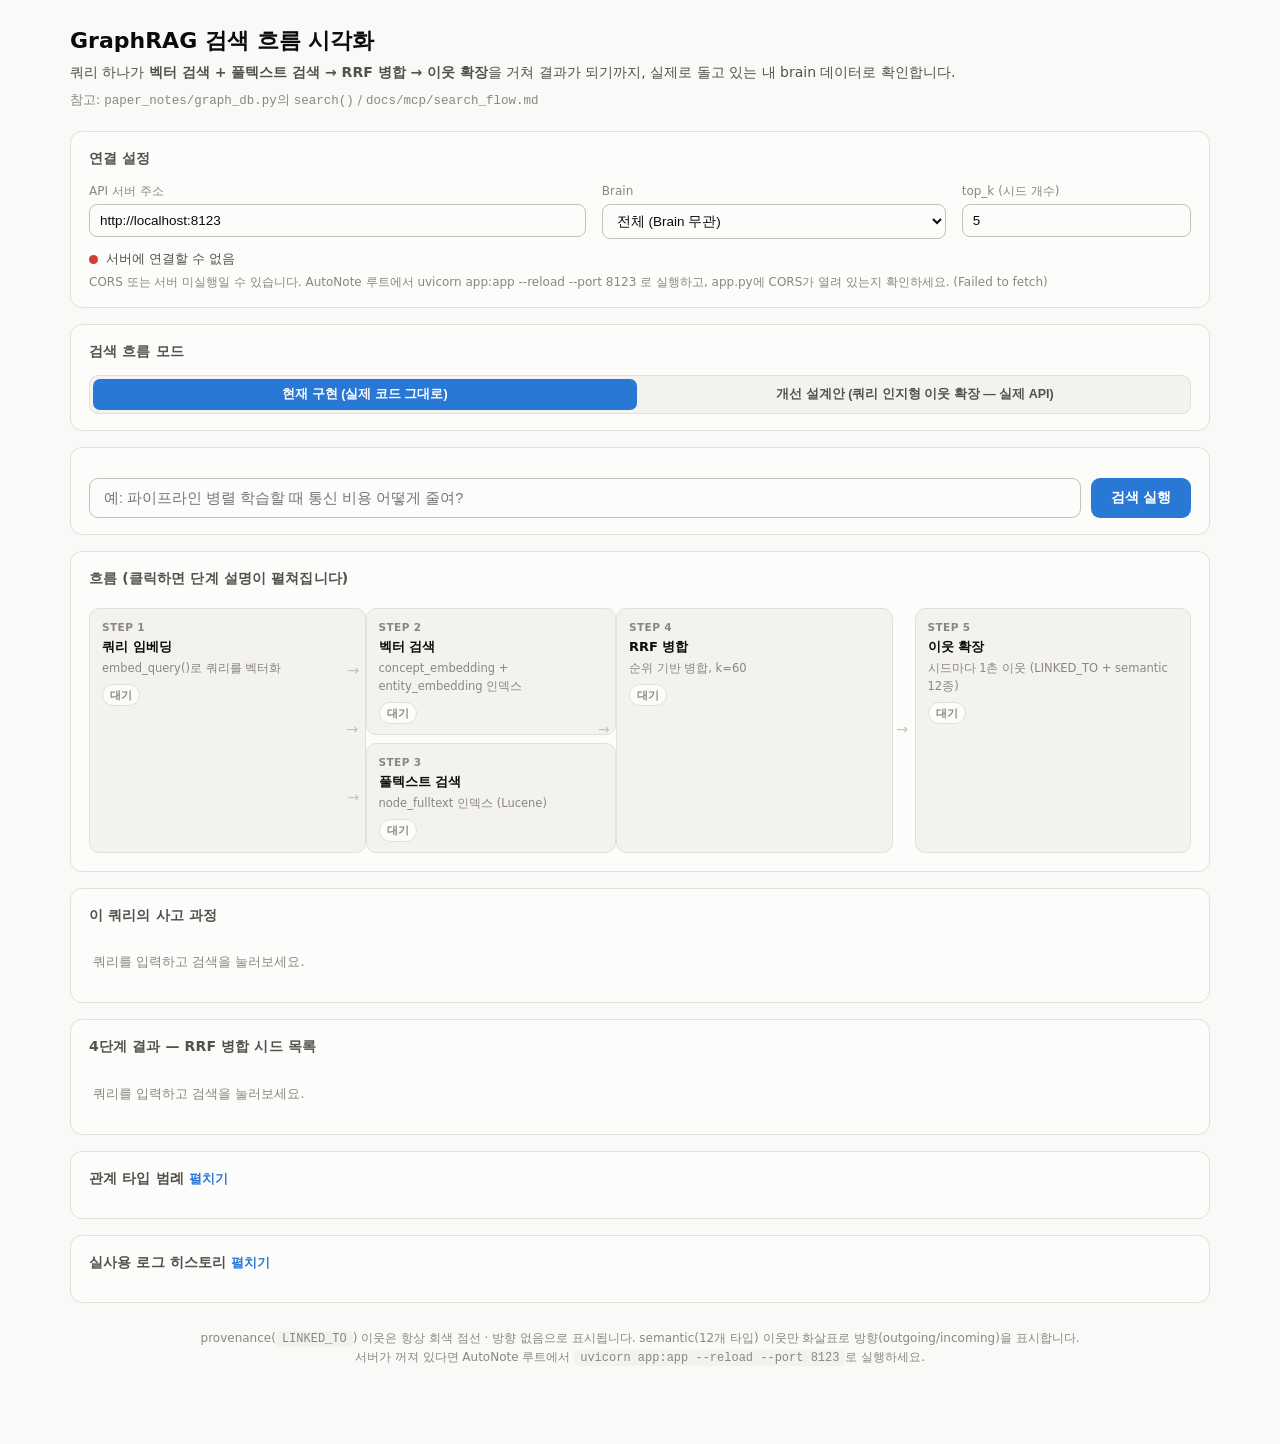
<file: test/search_flow_visualizer.html>
<!DOCTYPE html>
<html lang="ko">
<head>
<meta charset="UTF-8">
<meta name="viewport" content="width=device-width, initial-scale=1.0">
<title>GraphRAG 검색 흐름 시각화</title>
<style>
  :root{
    color-scheme: light;
    --surface:      #fcfcfb;
    --surface-2:    #f3f2ee;
    --page:         #f9f9f7;
    --text:         #0b0b0b;
    --text-2:       #52514e;
    --text-muted:   #898781;
    --border:       #e1e0d9;
    --border-strong:#c3c2b7;
    --accent:       #2a78d6;
    --accent-bg:    #eaf2fc;
    --good:         #0ca30c;
    --bad:          #d03b3b;
    --warn:         #eda100;

    --node-concept-bg: #eaf2fc; --node-concept-bd: #2a78d6;
    --node-entity-bg:  #e3f6ef; --node-entity-bd:  #1baf7a;
    --node-paper-bg:   #f0efec; --node-paper-bd:   #898781;

    --grp-hierarchy: #4a3aa7; /* violet: PART_OF, IS_A */
    --grp-usage:     #eb6834; /* orange: USES, EXTENDS, IMPROVES_ON */
    --grp-compare:   #e34948; /* red:    OUTPERFORMS, COMPARED_TO, CONTRADICTS */
    --grp-eval:      #eda100; /* yellow: SOLVES, EVALUATED_ON, LIMITED_BY */
    --grp-related:   #898781; /* gray:   RELATED (fallback) */
    --grp-provenance:#898781; /* gray:   LINKED_TO */
  }
  @media (prefers-color-scheme: dark){
    :root{
      color-scheme: dark;
      --surface:      #1a1a19;
      --surface-2:    #232322;
      --page:         #0d0d0d;
      --text:         #ffffff;
      --text-2:       #c3c2b7;
      --text-muted:   #898781;
      --border:       #2c2c2a;
      --border-strong:#383835;
      --accent:       #3987e5;
      --accent-bg:    #16273d;
      --good:         #0ca30c;
      --bad:          #e66767;
      --warn:         #c98500;

      --node-concept-bg: #16273d; --node-concept-bd: #3987e5;
      --node-entity-bg:  #12261e; --node-entity-bd:  #199e70;
      --node-paper-bg:   #232322; --node-paper-bd:   #6b6a64;

      --grp-hierarchy: #9085e9;
      --grp-usage:     #eb875f;
      --grp-compare:   #e66767;
      --grp-eval:      #c98500;
      --grp-related:   #a3a199;
      --grp-provenance:#a3a199;
    }
  }
  *{ box-sizing:border-box; }
  body{
    margin:0; background:var(--page); color:var(--text);
    font-family: system-ui, -apple-system, "Segoe UI", sans-serif;
    font-size:14px; line-height:1.55;
  }
  .wrap{ max-width:1180px; margin:0 auto; padding:24px 20px 80px; }
  header.page{ margin-bottom:20px; }
  header.page h1{ font-size:22px; margin:0 0 4px; }
  header.page p{ margin:0; color:var(--text-2); }
  header.page .doc-ref{ color:var(--text-muted); font-size:12.5px; margin-top:6px; }

  .card{
    background:var(--surface); border:1px solid var(--border);
    border-radius:12px; padding:16px 18px; margin-bottom:16px;
  }
  .card h2{ font-size:14px; margin:0 0 12px; color:var(--text-2); font-weight:700; letter-spacing:.01em; }

  /* --- config bar --- */
  .cfg-grid{ display:grid; grid-template-columns: 1.3fr .9fr .6fr; gap:12px 16px; }
  @media (max-width:820px){ .cfg-grid{ grid-template-columns:1fr; } }
  .field label{ display:block; font-size:12px; color:var(--text-muted); margin-bottom:4px; }
  .field input[type=text], .field input[type=number], .field select{
    width:100%; padding:8px 10px; border-radius:8px; border:1px solid var(--border-strong);
    background:var(--surface); color:var(--text); font-size:13.5px;
  }
  .field input:focus, .field select:focus{ outline:2px solid var(--accent); outline-offset:1px; }
  .status-row{ display:flex; align-items:center; gap:8px; margin-top:10px; font-size:12.5px; color:var(--text-2); }
  .dot{ width:9px; height:9px; border-radius:50%; background:var(--text-muted); flex:0 0 auto; }
  .dot.ok{ background:var(--good); }
  .dot.bad{ background:var(--bad); }
  .dot.pending{ background:var(--warn); animation:pulse 1.1s infinite; }
  @keyframes pulse{ 0%,100%{opacity:1;} 50%{opacity:.35;} }
  .hint{ color:var(--text-muted); font-size:12px; margin-top:4px; }

  .mode-toggle{ display:flex; gap:6px; background:var(--surface-2); border:1px solid var(--border); border-radius:9px; padding:3px; }
  .mode-toggle button{
    flex:1; padding:7px 10px; border:none; border-radius:7px; background:transparent;
    color:var(--text-2); font-size:12.5px; font-weight:600; cursor:pointer;
  }
  .mode-toggle button.active{ background:var(--accent); color:#fff; }

  .improved-panel{ margin-top:12px; padding-top:12px; border-top:1px dashed var(--border); display:none; }
  .improved-panel.show{ display:block; }
  .improved-panel .row{ display:flex; flex-wrap:wrap; gap:16px; align-items:flex-start; }
  .type-checks{ display:flex; flex-wrap:wrap; gap:6px 10px; max-width:640px; }
  .type-chk{ display:flex; align-items:center; gap:5px; font-size:12px; color:var(--text-2); white-space:nowrap; }
  .type-chk input{ accent-color:var(--accent); }
  .type-chk .sw{ width:8px; height:8px; border-radius:2px; flex:0 0 auto; }
  .type-chk .chk-score{ font-size:10px; color:var(--text-muted); font-variant-numeric:tabular-nums; }
  .mini-field{ display:flex; align-items:center; gap:6px; font-size:12.5px; color:var(--text-2); }
  .mini-field input[type=number]{ width:56px; padding:5px 6px; border-radius:6px; border:1px solid var(--border-strong); background:var(--surface); color:var(--text); }

  .query-row{ display:flex; gap:10px; margin-top:14px; }
  .query-row input[type=text]{ flex:1; padding:11px 14px; border-radius:9px; border:1px solid var(--border-strong); background:var(--surface); color:var(--text); font-size:14.5px; }
  .query-row input[type=text]:focus{ outline:2px solid var(--accent); outline-offset:1px; }
  .btn{ padding:10px 20px; border-radius:9px; border:none; background:var(--accent); color:#fff; font-size:14px; font-weight:600; cursor:pointer; white-space:nowrap; }
  .btn:disabled{ opacity:.5; cursor:default; }
  .btn.ghost{ background:transparent; color:var(--accent); border:1px solid var(--accent); }

  /* --- pipeline --- */
  .pipeline{ display:flex; align-items:stretch; gap:0; overflow-x:auto; padding:6px 0 2px; }
  .stage{
    flex:1 1 0; min-width:150px; border:1px solid var(--border); border-radius:10px;
    padding:10px 12px; background:var(--surface-2); position:relative; cursor:pointer;
    transition:border-color .15s, background .15s;
  }
  .stage + .stage{ margin-left:22px; }
  .stage::before{
    content:"→"; position:absolute; left:-19px; top:50%; transform:translateY(-50%);
    color:var(--border-strong); font-size:14px;
  }
  .stage.parallel::before{ content:""; }
  .stage .n{ font-size:10.5px; font-weight:700; color:var(--text-muted); letter-spacing:.04em; }
  .stage .t{ font-size:13px; font-weight:700; margin:2px 0 3px; }
  .stage .d{ font-size:11.5px; color:var(--text-muted); }
  .stage .badge{
    display:inline-block; margin-top:6px; font-size:10.5px; font-weight:700; padding:2px 7px;
    border-radius:99px; background:var(--surface); color:var(--text-muted); border:1px solid var(--border);
  }
  .stage.active{ border-color:var(--accent); background:var(--accent-bg); }
  .stage.active .badge{ background:var(--accent); color:#fff; border-color:var(--accent); }
  .stage.done .badge{ background:var(--good); color:#fff; border-color:var(--good); }
  .stage-detail{
    display:none; margin-top:10px; padding:10px 12px; background:var(--surface-2);
    border:1px solid var(--border); border-radius:9px; font-size:12.5px; color:var(--text-2);
  }
  .stage-detail.show{ display:block; }
  .stage-detail code, .stage-detail pre{
    background:var(--surface); border:1px solid var(--border); border-radius:6px;
    padding:2px 5px; font-size:11.5px; font-family:ui-monospace, "SF Mono", Menlo, Consolas, monospace;
  }
  .stage-detail pre{ padding:8px 10px; overflow-x:auto; white-space:pre; }

  .parallel-wrap{ flex:1 1 0; min-width:150px; display:flex; flex-direction:column; gap:8px; position:relative; }
  .parallel-wrap::before{ content:"→"; position:absolute; left:-19px; top:50%; transform:translateY(-50%); color:var(--border-strong); font-size:14px; }
  .parallel-wrap .stage{ flex:1; }
  .parallel-wrap .stage + .stage{ margin-left:0; }

  /* --- seeds --- */
  .empty-note{ color:var(--text-muted); font-size:13px; padding:14px 4px; }
  .seed-list{ display:flex; flex-direction:column; gap:10px; }
  .seed-card{ border:1px solid var(--border); border-radius:10px; overflow:hidden; }
  .seed-head{ display:flex; align-items:center; gap:10px; padding:10px 14px; background:var(--surface-2); cursor:pointer; }
  .rank{ font-size:12px; font-weight:800; color:var(--text-muted); width:22px; }
  .type-badge{ font-size:10.5px; font-weight:700; padding:2px 8px; border-radius:99px; border:1px solid; }
  .type-badge.Concept{ color:var(--node-concept-bd); background:var(--node-concept-bg); border-color:var(--node-concept-bd); }
  .type-badge.Entity{ color:var(--node-entity-bd); background:var(--node-entity-bg); border-color:var(--node-entity-bd); }
  .type-badge.Paper{ color:var(--node-paper-bd); background:var(--node-paper-bg); border-color:var(--node-paper-bd); }
  .seed-label{ font-weight:600; flex:1; min-width:0; overflow:hidden; text-overflow:ellipsis; white-space:nowrap; }
  .seed-score{ font-size:11.5px; color:var(--text-muted); font-variant-numeric:tabular-nums; }
  .score-bar{ height:4px; border-radius:2px; background:var(--border); overflow:hidden; margin-top:2px; }
  .score-bar i{ display:block; height:100%; background:var(--accent); }
  .chev{ color:var(--text-muted); font-size:11px; transition:transform .15s; }
  .seed-card.open .chev{ transform:rotate(90deg); }

  .neighbor-body{ display:none; padding:14px; border-top:1px solid var(--border); }
  .seed-card.open .neighbor-body{ display:block; }
  .neigh-section-title{ font-size:11px; font-weight:700; color:var(--text-muted); text-transform:uppercase; letter-spacing:.05em; margin:0 0 8px; }
  .neigh-section + .neigh-section{ margin-top:16px; }
  .neigh-grid{ display:flex; flex-wrap:wrap; gap:8px; }
  .neigh-chip{
    display:flex; align-items:center; gap:7px; padding:6px 10px 6px 8px; border-radius:9px;
    border:1px solid var(--border); background:var(--surface-2); font-size:12.5px; max-width:340px;
  }
  .neigh-chip .type-dot{ width:8px; height:8px; border-radius:50%; flex:0 0 auto; }
  .neigh-chip .lbl{ overflow:hidden; text-overflow:ellipsis; white-space:nowrap; }
  .neigh-chip .rel-tag{
    font-size:10px; font-weight:700; padding:1px 6px; border-radius:99px; color:#fff; white-space:nowrap;
  }
  .neigh-chip .arrow{ font-size:11px; color:var(--text-muted); }
  .neigh-chip .neigh-score{ font-size:10.5px; color:var(--text-muted); font-variant-numeric:tabular-nums; }
  .reduce-note{ font-size:11.5px; color:var(--text-muted); margin-bottom:8px; }
  .hop2-block{ margin-top:8px; padding:8px 10px; border-left:2px solid var(--border-strong); font-size:12px; color:var(--text-2); }
  .hop2-block .path{ font-size:11.5px; color:var(--text-muted); margin-bottom:6px; }

  /* --- legend --- */
  .legend-toggle{ font-size:12.5px; color:var(--accent); cursor:pointer; background:none; border:none; padding:0; font-weight:600; }
  .legend-body{ display:none; margin-top:12px; }
  .legend-body.show{ display:block; }
  .legend-grid{ display:grid; grid-template-columns:repeat(auto-fill,minmax(230px,1fr)); gap:8px 14px; }
  .legend-item{ display:flex; gap:8px; font-size:12px; }
  .legend-item .sw{ width:10px; height:10px; border-radius:2px; margin-top:3px; flex:0 0 auto; }
  .legend-item b{ font-family:ui-monospace, Menlo, Consolas, monospace; font-size:11.5px; }
  .legend-item span{ color:var(--text-muted); }

  .raw-toggle{ font-size:12px; color:var(--text-muted); cursor:pointer; background:none; border:none; padding:0; margin-top:10px; text-decoration:underline; }
  pre.raw{ display:none; margin-top:8px; max-height:280px; overflow:auto; background:var(--surface-2); border:1px solid var(--border); border-radius:8px; padding:10px 12px; font-size:11.5px; }
  pre.raw.show{ display:block; }

  /* --- 실사용 로그 히스토리 --- */
  .log-filter-row{ display:flex; gap:8px; margin-bottom:12px; flex-wrap:wrap; align-items:center; }
  .log-filter-row select, .log-filter-row input[type=number]{
    padding:6px 8px; border-radius:7px; border:1px solid var(--border-strong);
    background:var(--surface); color:var(--text); font-size:12.5px;
  }
  .log-list{ display:flex; flex-direction:column; gap:8px; max-height:420px; overflow-y:auto; }
  .log-entry{ border:1px solid var(--border); border-radius:9px; padding:10px 12px; cursor:pointer; transition:border-color .15s, background .15s; }
  .log-entry:hover{ border-color:var(--accent); background:var(--accent-bg); }
  .log-entry.active{ border-color:var(--accent); background:var(--accent-bg); }
  .log-row1{ display:flex; align-items:center; gap:8px; }
  .log-badge{ font-size:10px; font-weight:700; padding:2px 7px; border-radius:99px; color:#fff; white-space:nowrap; }
  .log-badge.mcp{ background:var(--good); }
  .log-badge.web{ background:var(--text-muted); }
  .log-badge.mode-all{ background:var(--accent); }
  .log-badge.mode-routed{ background:var(--grp-usage); }
  .log-ts{ font-size:11px; color:var(--text-muted); margin-left:auto; white-space:nowrap; }
  .log-query{ font-weight:600; font-size:13.5px; margin:5px 0 3px; }
  .log-meta{ font-size:11.5px; color:var(--text-muted); }
  .log-del-btn{ font-size:11px; font-weight:600; padding:2px 9px; border-radius:99px; border:1px solid var(--bad); background:transparent; color:var(--bad); cursor:pointer; white-space:nowrap; }
  .log-del-btn:hover{ background:var(--bad); color:#fff; }
  .log-view-banner{
    display:flex; align-items:center; justify-content:space-between; gap:10px;
    padding:9px 14px; margin-bottom:12px; border-radius:9px;
    background:var(--accent-bg); border:1px solid var(--accent);
    font-size:12.5px; font-weight:600; color:var(--accent);
  }
  .log-view-banner button{ font-size:11.5px; }

  /* --- 이 쿼리의 사고 과정 (reasoning) --- */
  .reasoning-summary{ font-size:13px; line-height:1.6; color:var(--text); background:var(--accent-bg); border:1px solid var(--accent); border-radius:9px; padding:10px 14px; margin-bottom:14px; }
  .reasoning-block{ margin-bottom:14px; }
  .reasoning-block:last-child{ margin-bottom:0; }
  .alias-chip-grid{ display:flex; flex-wrap:wrap; gap:8px; }
  .alias-chip{ display:inline-flex; align-items:center; gap:6px; padding:5px 10px; border-radius:9px; border:1px solid var(--border); background:var(--surface-2); font-size:12px; }
  .path-trace{ display:flex; flex-wrap:wrap; align-items:center; gap:6px; font-size:12.5px; }
  .path-node{ padding:4px 10px; border-radius:99px; border:1px solid var(--accent); background:var(--accent-bg); color:var(--accent); font-weight:600; }
  .path-rel{ color:var(--text-muted); font-size:11px; font-weight:700; white-space:nowrap; }
  .path-pair{ margin-bottom:10px; }
  .path-pair:last-child{ margin-bottom:0; }
  .path-pair-label{ font-size:11px; font-weight:700; color:var(--text-muted); margin-bottom:4px; }
  .seed-source-badge{ font-size:10px; font-weight:700; padding:2px 7px; border-radius:99px; color:#fff; white-space:nowrap; }
  .seed-source-badge.alias{ background:var(--good); }
  .seed-source-badge.both{ background:var(--grp-usage); }

  .footnote{ color:var(--text-muted); font-size:12px; margin-top:26px; text-align:center; }
  .footnote code{ background:var(--surface-2); padding:1px 6px; border-radius:5px; }
</style>
</head>
<body>
<div class="wrap">

  <header class="page">
    <h1>GraphRAG 검색 흐름 시각화</h1>
    <p>쿼리 하나가 <b>벡터 검색 + 풀텍스트 검색 → RRF 병합 → 이웃 확장</b>을 거쳐 결과가 되기까지, 실제로 돌고 있는 내 brain 데이터로 확인합니다.</p>
    <div class="doc-ref">참고: <code>paper_notes/graph_db.py</code>의 <code>search()</code> / <code>docs/mcp/search_flow.md</code></div>
  </header>

  <section class="card">
    <h2>연결 설정</h2>
    <div class="cfg-grid">
      <div class="field">
        <label for="baseUrl">API 서버 주소</label>
        <input type="text" id="baseUrl" placeholder="http://localhost:8123">
      </div>
      <div class="field">
        <label for="brainSel">Brain</label>
        <select id="brainSel"><option value="">전체 (Brain 무관)</option></select>
      </div>
      <div class="field">
        <label for="topK">top_k (시드 개수)</label>
        <input type="number" id="topK" value="5" min="1" max="20">
      </div>
    </div>
    <div class="status-row">
      <span class="dot pending" id="statusDot"></span>
      <span id="statusText">서버 연결 확인 중…</span>
    </div>
    <div class="hint" id="statusHint"></div>
  </section>

  <section class="card">
    <h2>검색 흐름 모드</h2>
    <div class="mode-toggle">
      <button id="modeBtnCurrent" class="active" type="button">현재 구현 (실제 코드 그대로)</button>
      <button id="modeBtnImproved" type="button">개선 설계안 (쿼리 인지형 이웃 확장 — 실제 API)</button>
    </div>

    <div class="improved-panel" id="improvedPanel">
      <div class="hint" style="margin-bottom:10px;">
        <code>graph_db.py</code>의 <code>search(mode="routed")</code>를 실제로 호출합니다(<code>docs/mcp/search_flow.md</code>의 "개선 설계안"이 그대로 구현돼 있음) — 관계 타입 라우팅과 이웃 랭킹 점수는 <b>전부 실제 임베딩 코사인 유사도</b>고, 2촌 확장도 <b>같은 요청 한 번 안에서 서버가 실제로 계산</b>해서 내려줍니다. 브라우저에서 다시 계산하는 부분은 없습니다.
        기본 검색("현재 구현" 모드, <code>mode="all"</code>)은 100% 그대로라서, 이 기능이 있다고 해서 Claude가 실제로 검색할 때의 동작이 바뀌는 건 아닙니다.
      </div>
      <div class="row">
        <div>
          <div class="hint" style="margin-bottom:6px;">① 관계 타입 라우팅 — 검색을 실행하면 서버가 쿼리 임베딩과 각 타입 설명 임베딩의 코사인 유사도로 상위 3개를 자동 체크합니다(옆 숫자가 실제 유사도 점수). 체크박스를 직접 켜고 끄면 그 뒤로는 검색을 다시 실행해도(또는 아래 설정을 바꿔도) 자동 추천이 덮어쓰지 않고 그 상태로 서버에 그대로 전달됩니다.
            <span id="autoRouteResetHint" style="display:none;"> — <button type="button" id="autoRouteResetBtn" class="raw-toggle" style="font-size:11.5px;">자동 추천으로 되돌리기</button></span>
          </div>
          <div class="type-checks" id="typeChecks"></div>
        </div>
      </div>
      <div class="row" style="margin-top:12px;">
        <div class="mini-field">② 시드당 semantic 이웃 상한(M):
          <input type="number" id="capM" value="3" min="1" max="12">
        </div>
        <div class="mini-field">
          <input type="checkbox" id="hop2Chk" checked>
          ③ 상위 <input type="number" id="hop2N" value="1" min="1" max="2" style="width:40px;"> 개 이웃만 2촌까지 확장 (같은 요청 안에서 서버가 계산)
        </div>
      </div>
    </div>
  </section>

  <section class="card">
    <div class="query-row">
      <input type="text" id="queryInput" placeholder="예: 파이프라인 병렬 학습할 때 통신 비용 어떻게 줄여?">
      <button class="btn" id="searchBtn" type="button">검색 실행</button>
    </div>
  </section>

  <section class="card">
    <h2>흐름 (클릭하면 단계 설명이 펼쳐집니다)</h2>
    <div class="pipeline" id="pipeline"></div>
    <div id="stageDetails"></div>
  </section>

  <section class="card">
    <h2>이 쿼리의 사고 과정</h2>
    <div id="reasoningBody"><div class="empty-note">쿼리를 입력하고 검색을 눌러보세요.</div></div>
  </section>

  <section class="card">
    <h2>4단계 결과 — RRF 병합 시드 목록</h2>
    <div class="log-view-banner" id="logViewBanner" style="display:none;"></div>
    <div id="seedListWrap"><div class="empty-note">쿼리를 입력하고 검색을 눌러보세요.</div></div>
    <button class="raw-toggle" id="rawToggle" style="display:none;">원본 응답 JSON 보기</button>
    <pre class="raw" id="rawJson"></pre>
  </section>

  <section class="card">
    <h2>관계 타입 범례 <button class="legend-toggle" id="legendToggle">펼치기</button></h2>
    <div class="legend-body" id="legendBody">
      <div class="legend-grid" id="legendGrid"></div>
    </div>
  </section>

  <section class="card">
    <h2>실사용 로그 히스토리 <button class="legend-toggle" id="logHistoryToggle">펼치기</button></h2>
    <div id="logHistoryBody" style="display:none;">
      <div class="hint" style="margin-bottom:10px;">
        실제 <code>/api/graph-search</code> 호출마다(Claude가 대화 중 MCP <code>search_graph</code>로 검색한 것 포함) <code>logs/traversal_log.jsonl</code>에 남는 기록입니다. <b>mcp</b>는 Claude가 실제로 쓴 검색, <b>web</b>은 이 페이지를 포함한 브라우저 쪽 호출입니다. 항목을 클릭하면 그때의 시드/이웃 결과를 위 "4단계 결과"에 그대로 다시 그립니다(재검색이 아니라, 서버에 저장된 그 순간의 기록입니다).
      </div>
      <div class="log-filter-row">
        <select id="logSourceFilter">
          <option value="">전체 출처</option>
          <option value="mcp">mcp (실사용)</option>
          <option value="web">web (브라우저)</option>
        </select>
        <select id="logModeFilter">
          <option value="">전체 모드</option>
          <option value="all">all</option>
          <option value="routed">routed</option>
        </select>
        <input type="number" id="logLimit" value="30" min="1" max="200">
        <button class="btn ghost" id="logRefreshBtn" type="button">불러오기</button>
      </div>
      <div id="logListWrap"><div class="empty-note">불러오기를 눌러 로그를 확인하세요.</div></div>
    </div>
  </section>

  <div class="footnote">
    provenance(<code>LINKED_TO</code>) 이웃은 항상 회색 점선 · 방향 없음으로 표시됩니다. semantic(12개 타입) 이웃만 화살표로 방향(outgoing/incoming)을 표시합니다.<br>
    서버가 꺼져 있다면 AutoNote 루트에서 <code>uvicorn app:app --reload --port 8123</code>로 실행하세요.
  </div>

</div>

<script>
(function(){
  "use strict";

  /* ---------------- 12개 semantic 관계 타입 정의 (docs/graph/relation_type.md 기준) ---------------- */
  var REL_TYPES = [
    { name:"PART_OF",      group:"hierarchy", symmetric:false, desc:"A가 B의 구성요소다" },
    { name:"IS_A",         group:"hierarchy", symmetric:false, desc:"A가 B의 구체적 사례/하위 유형이다" },
    { name:"USES",         group:"usage",     symmetric:false, desc:"A가 B를 도구/구성요소로 사용한다" },
    { name:"EXTENDS",      group:"usage",     symmetric:false, desc:"A가 B를 확장·발전시킨 후속 연구다" },
    { name:"IMPROVES_ON",  group:"usage",     symmetric:false, desc:"A가 B보다 개선된 성능/방식으로 제시된다" },
    { name:"OUTPERFORMS",  group:"compare",   symmetric:false, desc:"A가 B보다 실험적으로 우세하다" },
    { name:"COMPARED_TO",  group:"compare",   symmetric:true,  desc:"A와 B가 서로 비교 대상이다 (대칭)" },
    { name:"CONTRADICTS",  group:"compare",   symmetric:true,  desc:"A의 주장/결과가 B와 상충한다 (대칭)" },
    { name:"SOLVES",       group:"eval",      symmetric:false, desc:"A(방법)가 B(문제)를 해결한다" },
    { name:"EVALUATED_ON", group:"eval",      symmetric:false, desc:"A가 B(데이터셋/벤치마크)로 검증됐다" },
    { name:"LIMITED_BY",   group:"eval",      symmetric:false, desc:"A가 B라는 한계를 가진다" },
    { name:"RELATED",      group:"related",   symmetric:true,  desc:"위 어디에도 안 맞는 약한 연결 (폴백)" }
  ];
  var GROUP_COLOR = {
    hierarchy: "var(--grp-hierarchy)",
    usage:     "var(--grp-usage)",
    compare:   "var(--grp-compare)",
    eval:      "var(--grp-eval)",
    related:   "var(--grp-related)",
    provenance:"var(--grp-provenance)"
  };
  var REL_BY_NAME = {};
  REL_TYPES.forEach(function(r){ REL_BY_NAME[r.name] = r; });

  var PIPELINE_STAGES = [
    { id:"s1", n:"STEP 1", t:"쿼리 임베딩", d:"embed_query()로 쿼리를 벡터화",
      detail:"paper_notes/embeddings.py의 로컬 임베딩 모델로 쿼리 문자열을 노드 임베딩과 같은 모델·차원으로 벡터화합니다. (embed_query는 질의문 인코딩, embed_passage는 저장 문서 인코딩 — 비대칭 임베딩)" },
    { id:"s2", n:"STEP 2", t:"벡터 검색", d:"concept_embedding + entity_embedding 인덱스", parallel:true,
      detail:"<pre>CALL db.index.vector.queryNodes('concept_embedding', k, vec) YIELD node, score\nUNION\nCALL db.index.vector.queryNodes('entity_embedding', k, vec) YIELD node, score</pre>두 인덱스를 UNION으로 합친 뒤 파이썬에서 score 기준 재정렬합니다. 최대 2*top_k개 후보." },
    { id:"s3", n:"STEP 3", t:"풀텍스트 검색", d:"node_fulltext 인덱스 (Lucene)", parallel:true,
      detail:"<pre>CALL db.index.fulltext.queryNodes('node_fulltext', q) YIELD node, score\nLIMIT k</pre>display_label / description / note / user_notes 네 필드를 대상으로 Lucene이 토큰 매치·TF-IDF 계열 점수를 매깁니다." },
    { id:"s4", n:"STEP 4", t:"RRF 병합", d:"순위 기반 병합, k=60",
      detail:"벡터(코사인 0~1)와 풀텍스트(Lucene, 상한 없음) 점수는 스케일이 달라 그대로 못 더칩니다. 각 리스트 안에서의 <code>순위</code>만 보고 <code>score += 1/(60+rank)</code>를 두 리스트에서 각각 더한 뒤 내림차순 정렬 → 상위 top_k개가 최종 시드." },
    { id:"s5", n:"STEP 5", t:"이웃 확장", d:"시드마다 1촌 이웃 (LINKED_TO + semantic 12종)",
      detail:"<pre>MATCH (n:{type} {slug:$slug})\nOPTIONAL MATCH (n)-[r]-(neighbor)</pre>타입 미지정·무방향 패턴이라 provenance(LINKED_TO)와 semantic 12종을 한 번에 훑습니다. relation/direction은 LINKED_TO일 땐 null, semantic일 땐 채워집니다(direction: startNode(r)=n이면 outgoing)." }
  ];

  /* ---------------- 상태 ---------------- */
  var state = {
    mode: "current",
    lastResults: null,
    baseUrl: localStorage.getItem("sfv_baseUrl") || "http://localhost:8123",
    brainId: localStorage.getItem("sfv_brainId") || "",
    // 자동 관계 타입 라우팅(서버가 실제로 계산해 응답에 담아 보내는 routed_types)이
    // 체크박스를 계속 덮어써도 되는지. 사용자가 체크박스를 하나라도 직접 클릭하면
    // false로 내려가서, 그 뒤로는 재검색을 해도 applyRoutedTypesToCheckboxes()가
    // 체크 상태 자체는 손대지 않고 점수 라벨만 "수동"으로 표시한다 - "직접 켜고 끌
    // 수 있다"는 문구가 실제로 지켜지게 하려면 자동 추천이 매 재검색마다 사용자의
    // 수동 선택을 되돌리면 안 된다.
    autoRouteEnabled: true,
    // 검색 실행 없이 체크박스/M/2촌 설정만 바꿔도 서버에 실제로 재요청해서 결과를
    // 바로 다시 그릴 때, 사용자가 펼쳐서 보고 있던 시드 카드가 접혀버리지 않도록
    // 열린 시드의 "type:slug" 키를 기억해둔다.
    openSeeds: new Set(),
    // "실사용 로그 히스토리" 카드에서 불러온 traversal_log.jsonl 항목들과, 그중
    // 현재 화면에 그려서 보고 있는 항목의 인덱스(문자열) - null이면 라이브 검색
    // 결과를 보고 있는 것이다.
    logEntries: [],
    viewingLogKey: null,
    // 라이브 검색으로 마지막으로 받은 reasoning - 로그 히스토리를 보다가
    // "라이브 검색으로 돌아가기"를 누르면 이걸 다시 그린다.
    lastReasoning: null
  };

  /* ---------------- DOM 준비 ---------------- */
  var $ = function(id){ return document.getElementById(id); };

  function buildPipeline(){
    var wrap = $("pipeline");
    wrap.innerHTML = "";
    var i = 0;
    while (i < PIPELINE_STAGES.length){
      var st = PIPELINE_STAGES[i];
      if (st.parallel){
        var pwrap = document.createElement("div");
        pwrap.className = "parallel-wrap";
        while (i < PIPELINE_STAGES.length && PIPELINE_STAGES[i].parallel){
          pwrap.appendChild(makeStageEl(PIPELINE_STAGES[i]));
          i++;
        }
        wrap.appendChild(pwrap);
      } else {
        wrap.appendChild(makeStageEl(st));
        i++;
      }
    }
  }
  function makeStageEl(st){
    var el = document.createElement("div");
    el.className = "stage";
    el.id = "stage-" + st.id;
    el.innerHTML =
      '<div class="n">' + st.n + '</div>' +
      '<div class="t">' + st.t + '</div>' +
      '<div class="d">' + st.d + '</div>' +
      '<span class="badge">대기</span>';
    el.addEventListener("click", function(){ toggleDetail(st); });
    return el;
  }
  function toggleDetail(st){
    var host = $("stageDetails");
    var existing = document.getElementById("detail-" + st.id);
    if (existing){ existing.remove(); return; }
    Array.prototype.forEach.call(host.querySelectorAll(".stage-detail"), function(n){ n.remove(); });
    var d = document.createElement("div");
    d.id = "detail-" + st.id;
    d.className = "stage-detail show";
    d.innerHTML = "<b>" + st.t + "</b> — " + st.detail;
    host.appendChild(d);
  }
  function setStage(id, status){ // 'idle' | 'active' | 'done'
    var el = $("stage-" + id);
    if (!el) return;
    el.classList.remove("active","done");
    var badge = el.querySelector(".badge");
    if (status === "active"){ el.classList.add("active"); badge.textContent = "진행중"; }
    else if (status === "done"){ el.classList.add("done"); badge.textContent = "완료"; }
    else { badge.textContent = "대기"; }
  }
  function resetPipeline(){ PIPELINE_STAGES.forEach(function(s){ setStage(s.id, "idle"); }); }

  function buildLegend(){
    var grid = $("legendGrid");
    grid.innerHTML = "";
    var prov = document.createElement("div");
    prov.className = "legend-item";
    prov.innerHTML = '<span class="sw" style="background:var(--grp-provenance);"></span><div><b>LINKED_TO</b><br><span>provenance(출처) — 항상 회색 점선, 방향 표시 없음</span></div>';
    grid.appendChild(prov);
    REL_TYPES.forEach(function(r){
      var it = document.createElement("div");
      it.className = "legend-item";
      it.innerHTML = '<span class="sw" style="background:' + GROUP_COLOR[r.group] + ';"></span><div><b>' + r.name + '</b>' + (r.symmetric ? ' <span style="font-size:10px;">(대칭)</span>' : '') + '<br><span>' + r.desc + '</span></div>';
      grid.appendChild(it);
    });
  }

  // 검색 실행을 다시 누르지 않아도, 개선 설계안 모드에서 관계 타입 체크박스 /
  // M(상한) / 2촌 확장 설정 중 뭐든 바뀌면 즉시 서버에 /api/graph-search?mode=routed를
  // 다시 물어서(state.lastResults를 브라우저에서 재계산하는 게 아니라, 실제 라우팅·
  // 랭킹·2촌 확장을 서버가 새 설정으로 다시 계산한 응답을 받아서) 화면에 반영한다.
  // 로컬 서버 + 로컬 임베딩 모델이라 비용은 없다.
  var refetchTimer = null;
  function refetchAndRender(){
    var query = $("queryInput").value.trim();
    if (!query || !state.lastResults) return; // 아직 첫 검색 전이면 할 게 없음
    fetchAndRender(query).catch(function(err){
      $("seedListWrap").innerHTML = '<div class="empty-note" style="color:var(--bad);">재검색 실패: ' + escapeHtml(err.message) + '</div>';
    });
  }
  // 숫자 입력(M, 2촌 개수)은 타이핑 중에도 input 이벤트가 계속 발생하므로, 매 타
  // 이핑마다 요청을 쏘지 않도록 약간의 디바운스를 둔다.
  function debouncedRefetch(){
    clearTimeout(refetchTimer);
    refetchTimer = setTimeout(refetchAndRender, 350);
  }

  function buildTypeChecks(){
    var host = $("typeChecks");
    host.innerHTML = "";
    REL_TYPES.forEach(function(r){
      var wrap = document.createElement("label");
      wrap.className = "type-chk";
      wrap.innerHTML =
        '<input type="checkbox" id="chk-' + r.name + '" checked>' +
        '<span class="sw" style="background:' + GROUP_COLOR[r.group] + ';"></span>' +
        '<span>' + r.name + '</span>' +
        '<span class="chk-score" id="chkscore-' + r.name + '"></span>';
      host.appendChild(wrap);
    });
    // 체크박스를 하나라도 직접 건드리면 자동 라우팅을 끈다(사용자의 수동 선택을
    // 존중) - "자동 추천으로 되돌리기" 버튼으로만 다시 켤 수 있다. 그리고 검색을
    // 다시 누를 필요 없이 서버에 바로 재검색을 물어서 결과에 반영한다.
    host.querySelectorAll('input[type=checkbox]').forEach(function(chk){
      chk.addEventListener("change", function(){
        state.autoRouteEnabled = false;
        $("autoRouteResetHint").style.display = "inline";
        refetchAndRender();
      });
    });
  }

  // 서버가 실제로 계산한 routed_types(쿼리 임베딩 ↔ 타입 설명 임베딩의 코사인
  // 유사도, 상위 3개)를 응답에서 그대로 읽어서 체크박스 상태/점수 라벨에 반영한다.
  // 자동 추천이 켜져 있을 때만 체크 상태 자체를 덮어쓰고, 사용자가 수동으로 끈
  // 상태에서는 체크는 건드리지 않되 "수동"이라고 표시한다.
  function applyRoutedTypesToCheckboxes(results){
    if (state.mode !== "improved") return;
    var routedTypes = (results && results[0] && results[0].routed_types) || {};
    REL_TYPES.forEach(function(r){
      var chk = $("chk-" + r.name);
      var scoreEl = $("chkscore-" + r.name);
      if (!chk) return;
      var hasScore = Object.prototype.hasOwnProperty.call(routedTypes, r.name);
      if (state.autoRouteEnabled) chk.checked = hasScore;
      if (scoreEl){
        scoreEl.textContent = hasScore ? routedTypes[r.name].toFixed(3)
          : (state.autoRouteEnabled ? "" : "수동");
      }
    });
  }

  function resetToAutoRoute(){
    state.autoRouteEnabled = true;
    $("autoRouteResetHint").style.display = "none";
    refetchAndRender();
  }

  /* ---------------- 서버 연결 ---------------- */
  function currentBase(){ return ($("baseUrl").value || "").replace(/\/+$/, ""); }

  function checkConnection(){
    var base = currentBase();
    var dot = $("statusDot"), text = $("statusText"), hint = $("statusHint");
    dot.className = "dot pending"; text.textContent = "서버 연결 확인 중…"; hint.textContent = "";
    if (!base){ dot.className = "dot bad"; text.textContent = "서버 주소를 입력하세요."; return; }

    var ctrl = new AbortController();
    var to = setTimeout(function(){ ctrl.abort(); }, 5000);
    fetch(base + "/api/brains", { signal: ctrl.signal })
      .then(function(r){ if (!r.ok) throw new Error("HTTP " + r.status); return r.json(); })
      .then(function(data){
        clearTimeout(to);
        dot.className = "dot ok"; text.textContent = "서버 연결됨";
        var sel = $("brainSel");
        var prev = sel.value || state.brainId;
        sel.innerHTML = '<option value="">전체 (Brain 무관)</option>';
        (data.brains || []).forEach(function(b){
          var opt = document.createElement("option");
          opt.value = b.id; opt.textContent = b.name + " (" + (b.paper_slugs ? b.paper_slugs.length : 0) + "개 논문)";
          sel.appendChild(opt);
        });
        if (prev) sel.value = prev;
      })
      .catch(function(err){
        clearTimeout(to);
        dot.className = "dot bad"; text.textContent = "서버에 연결할 수 없음";
        hint.textContent = "CORS 또는 서버 미실행일 수 있습니다. AutoNote 루트에서 uvicorn app:app --reload --port 8123 로 실행하고, app.py에 CORS가 열려 있는지 확인하세요. (" + err.message + ")";
      });
  }

  /* ---------------- 검색 요청 파라미터 / 실행 ---------------- */
  // 현재 UI 상태(모드, top_k, brain, 관계 타입 체크박스, M, 2촌 여부)를 실제
  // /api/graph-search 쿼리 파라미터로 그대로 옮긴다. "현재 구현" 모드는 mode=all
  // (파라미터를 안 준 것과 완전히 동일 — 서버 쪽 하위호환 보장), "개선 설계안"
  // 모드는 mode=routed. 자동 라우팅이 켜져 있으면 relation_types를 아예 안 보내서
  // 서버가 쿼리 임베딩으로 직접 라우팅하게 하고, 사용자가 체크박스를 수동으로
  // 건드린 뒤에는 그 목록을 그대로 relation_types로 넘긴다.
  function currentSearchParams(){
    var p = {
      topK: parseInt($("topK").value, 10) || 5,
      brainId: $("brainSel").value
    };
    if (state.mode === "improved"){
      p.mode = "routed";
      p.neighborCap = Math.max(1, parseInt($("capM").value, 10) || 3);
      p.hop2TopN = $("hop2Chk").checked ? Math.max(1, Math.min(2, parseInt($("hop2N").value, 10) || 1)) : 0;
      if (!state.autoRouteEnabled){
        p.relationTypes = REL_TYPES
          .filter(function(r){ var chk = $("chk-" + r.name); return chk && chk.checked; })
          .map(function(r){ return r.name; });
      }
    } else {
      p.mode = "all";
    }
    return p;
  }

  function apiSearch(query, opts){
    opts = opts || {};
    var params = new URLSearchParams();
    params.set("q", query);
    params.set("top_k", String(opts.topK || 5));
    if (opts.brainId) params.set("brain_id", opts.brainId);
    if (opts.mode) params.set("mode", opts.mode);
    if (opts.relationTypes && opts.relationTypes.length) params.set("relation_types", opts.relationTypes.join(","));
    if (typeof opts.neighborCap === "number") params.set("neighbor_cap", String(opts.neighborCap));
    if (typeof opts.hop2TopN === "number") params.set("hop2_top_n", String(opts.hop2TopN));
    return fetch(currentBase() + "/api/graph-search?" + params.toString())
      .then(function(r){
        if (!r.ok){
          return r.json().catch(function(){ return {}; }).then(function(body){
            throw new Error((body && body.detail) || ("HTTP " + r.status));
          });
        }
        return r.json();
      })
      .then(function(data){ return { results: data.results || [], reasoning: data.reasoning || null }; });
  }

  // 실제 네트워크 요청 한 번으로 (필요하면 mode=routed의 실제 라우팅/랭킹/2촌
  // 확장까지) 서버에서 계산해 받아온 뒤 화면을 갱신하는 공용 함수. runSearch()의
  // 최초 검색과 refetchAndRender()의 설정-변경 재검색이 모두 이걸 쓴다.
  function fetchAndRender(query){
    var params = currentSearchParams();
    return apiSearch(query, params).then(function(data){
      var results = data.results;
      state.lastResults = results;
      state.lastReasoning = data.reasoning;
      applyRoutedTypesToCheckboxes(results);
      renderSeedList(results, query);
      renderReasoning(data.reasoning);
      $("rawToggle").style.display = "inline";
      $("rawJson").textContent = JSON.stringify(results, null, 2);
      return results;
    });
  }

  function sleep(ms){ return new Promise(function(res){ setTimeout(res, ms); }); }

  function runSearch(){
    var query = $("queryInput").value.trim();
    if (!query){ $("queryInput").focus(); return; }
    if (state.viewingLogKey !== null){
      // 로그 히스토리를 보던 중 새로 검색을 실행하면 "과거 기록"이 아니라 방금
      // 실행한 라이브 결과를 봐야 하므로 배너/활성 표시를 정리한다.
      state.viewingLogKey = null;
      $("logViewBanner").style.display = "none";
      $("logViewBanner").innerHTML = "";
    }
    localStorage.setItem("sfv_baseUrl", currentBase());
    localStorage.setItem("sfv_brainId", $("brainSel").value);

    $("searchBtn").disabled = true;
    resetPipeline();
    $("seedListWrap").innerHTML = '<div class="empty-note">검색 중…</div>';
    $("rawToggle").style.display = "none";
    $("rawJson").classList.remove("show");

    setStage("s1", "active");
    sleep(300)
      .then(function(){ setStage("s1","done"); setStage("s2","active"); setStage("s3","active"); return sleep(300); })
      .then(function(){ return fetchAndRender(query); })
      .then(function(){
        setStage("s2","done"); setStage("s3","done"); setStage("s4","active");
        return sleep(200);
      })
      .then(function(){
        setStage("s4","done"); setStage("s5","active");
        return sleep(150);
      })
      .then(function(){ setStage("s5","done"); })
      .catch(function(err){
        $("seedListWrap").innerHTML = '<div class="empty-note" style="color:var(--bad);">검색 실패: ' + escapeHtml(err.message) + '</div>';
        resetPipeline();
      })
      .then(function(){ $("searchBtn").disabled = false; });
  }

  function escapeHtml(s){
    return String(s).replace(/[&<>"']/g, function(c){
      return { "&":"&amp;", "<":"&lt;", ">":"&gt;", '"':"&quot;", "'":"&#39;" }[c];
    });
  }

  /* ---------------- 시드/이웃 렌더링 ---------------- */
  function renderSeedList(results, query, modeOverride){
    var wrap = $("seedListWrap");
    wrap.innerHTML = "";
    if (!results.length){
      wrap.innerHTML = '<div class="empty-note">시드가 없습니다. (인덱스에 매치되는 concept/entity가 없거나 이 Brain 범위에 데이터가 없을 수 있습니다)</div>';
      return;
    }
    var maxScore = Math.max.apply(null, results.map(function(r){ return r.score || 0; })) || 1;

    results.forEach(function(seed, idx){
      var key = seed.type + ":" + seed.slug;
      var card = document.createElement("div");
      card.className = "seed-card";
      // 체크박스/M/2촌 설정을 바꿀 때마다 이 함수가 통째로 다시 그리는데, 그때마다
      // 펼쳐놨던 카드가 접혀버리면 "방금 보고 있던 이웃이 실시간으로 바뀌는" 걸
      // 확인할 수가 없다 - 어떤 시드가 열려 있었는지 state.openSeeds에 기억해뒀다가
      // 다시 그릴 때 그대로 펼친 채로 만든다.
      if (state.openSeeds.has(key)) card.classList.add("open");

      var sourceBadge = "";
      if (seed.seed_source === "alias"){
        sourceBadge = '<span class="seed-source-badge alias" title="쿼리에 이름/별칭이 그대로 등장해 강제로 포함된 시드">별칭 매칭</span>';
      } else if (seed.seed_source === "both"){
        sourceBadge = '<span class="seed-source-badge both" title="임베딩 유사도로도 뽑히고, 이름/별칭도 그대로 매칭된 시드">별칭+임베딩</span>';
      }
      var head = document.createElement("div");
      head.className = "seed-head";
      head.innerHTML =
        '<span class="rank">#' + (idx+1) + '</span>' +
        '<span class="type-badge ' + seed.type + '">' + seed.type + '</span>' +
        sourceBadge +
        '<div style="flex:1; min-width:0;">' +
          '<div class="seed-label">' + escapeHtml(seed.label || seed.slug) + '</div>' +
          '<div class="score-bar"><i style="width:' + Math.max(4, Math.round((seed.score||0)/maxScore*100)) + '%;"></i></div>' +
        '</div>' +
        '<span class="seed-score">' + (seed.score == null ? '별칭 매칭' : ('RRF ' + seed.score.toFixed(4))) + '</span>' +
        '<span class="chev">▶</span>';
      head.addEventListener("click", function(){
        var isOpen = card.classList.toggle("open");
        if (isOpen) state.openSeeds.add(key); else state.openSeeds.delete(key);
      });
      card.appendChild(head);

      var body = document.createElement("div");
      body.className = "neighbor-body";
      body.appendChild(renderNeighbors(seed, modeOverride));
      card.appendChild(body);

      wrap.appendChild(card);
    });
  }

  function neighChip(n, opts){
    opts = opts || {};
    var chip = document.createElement("div");
    chip.className = "neigh-chip";
    var dotColor = n.relation ? GROUP_COLOR[(REL_BY_NAME[n.relation]||{}).group || "related"] : GROUP_COLOR.provenance;
    var arrow = "";
    if (n.relation){
      arrow = n.direction === "incoming" ? "←" : "→";
    }
    chip.innerHTML =
      '<span class="type-dot" style="background:' + dotColor + ';"></span>' +
      '<span class="type-badge ' + n.type + '" style="font-size:9.5px; padding:1px 5px;">' + n.type + '</span>' +
      '<span class="lbl" title="' + escapeHtml(n.label || n.slug) + '">' + escapeHtml(n.label || n.slug) + '</span>' +
      (n.relation ? '<span class="arrow">' + arrow + '</span><span class="rel-tag" style="background:' + dotColor + ';">' + n.relation + '</span>' : '') +
      (typeof opts.score === "number" ? '<span class="neigh-score">' + opts.score.toFixed(3) + '</span>' : '');
    return chip;
  }

  // provenance/semantic 이웃 목록 하나를 "섹션 제목 + (선택) 안내문 + 칩 그리드"로
  // 그려주는 공용 헬퍼. "현재 구현"/"개선 설계안" 두 모드 모두 이걸로 렌더링해서
  // 마크업이 흩어지지 않게 한다.
  function neighSection(title, items, opts){
    opts = opts || {};
    var sec = document.createElement("div");
    sec.className = "neigh-section";
    var titleEl = document.createElement("div");
    titleEl.className = "neigh-section-title";
    titleEl.textContent = title;
    sec.appendChild(titleEl);
    if (opts.note){
      var note = document.createElement("div");
      note.className = "reduce-note";
      note.textContent = opts.note;
      sec.appendChild(note);
    }
    var grid = document.createElement("div");
    grid.className = "neigh-grid";
    if (!items.length){
      grid.innerHTML = '<span class="hint">' + (opts.emptyText || "없음") + '</span>';
    } else {
      items.forEach(function(n){ grid.appendChild(neighChip(n, opts.chipOpts ? opts.chipOpts(n) : {})); });
    }
    sec.appendChild(grid);
    return sec;
  }

  function renderNeighbors(seed, modeOverride){
    // 로그 히스토리에서 과거 기록을 볼 때는 지금 화면의 모드 토글(state.mode)이
    // 아니라 "그 로그가 실제로 어떤 mode로 호출됐는지"를 따라야 한다 - 실시간
    // 검색(runSearch/refetchAndRender)에서는 modeOverride를 안 넘기므로 그대로
    // state.mode를 쓴다.
    var mode = modeOverride || state.mode;
    var host = document.createElement("div");

    if (mode === "current"){
      // mode=all — 서버가 예전 그대로 시드 하나당 flat neighbors[]를 내려준다
      // (LINKED_TO/semantic 뒤섞여 있고 필터 없음). 클라이언트는 relation 유무로
      // provenance/semantic만 나눠서 보여준다.
      var neighbors = seed.neighbors || [];
      var provenance = neighbors.filter(function(n){ return !n.relation; });
      var semantic = neighbors.filter(function(n){ return !!n.relation; });
      host.appendChild(neighSection("provenance 이웃 (LINKED_TO · " + provenance.length + "개)", provenance));
      host.appendChild(neighSection("semantic 이웃 (12종 전체 · " + semantic.length + "개, 필터 없음)", semantic));
      return host;
    }

    // mode=routed — 관계 타입 라우팅, 코사인 유사도 랭킹, 시드당 상한(M), 2촌
    // 확장까지 전부 서버가 이 한 번의 요청 안에서 실제로 계산해서 내려준 결과를
    // 그대로 렌더링한다. 브라우저에서 다시 계산하는 부분은 없다.
    var provenance = seed.provenance_neighbors || [];
    var semantic = seed.semantic_neighbors || [];
    var routedTypes = seed.routed_types || {};
    var totalBefore = typeof seed.semantic_total_before_cap === "number" ? seed.semantic_total_before_cap : semantic.length;
    var routedNames = Object.keys(routedTypes);

    host.appendChild(neighSection("provenance 이웃 (LINKED_TO · " + provenance.length + "개)", provenance));

    var note = "라우팅된 타입: " + (routedNames.length ? routedNames.join(", ") : "없음") +
      " · 이웃 " + totalBefore + "개 → 상위 " + semantic.length + "개로 축소 (실제 임베딩 코사인 유사도 랭킹, type_score×similarity)";
    host.appendChild(neighSection(
      "semantic 이웃 (개선안 · 상위 " + semantic.length + "개, 실제 점수순)",
      semantic,
      { note: note, emptyText: "라우팅된 타입에 해당하는 이웃이 없습니다.", chipOpts: function(n){ return { score: n.score }; } }
    ));

    var hop2Items = semantic.filter(function(n){ return n.hop2 && n.hop2.length; });
    if (hop2Items.length){
      var hop2Sec = document.createElement("div");
      hop2Sec.className = "neigh-section";
      var hop2Title = document.createElement("div");
      hop2Title.className = "neigh-section-title";
      hop2Title.textContent = "2촌 확장 (같은 요청 안에서 서버가 실제로 계산)";
      hop2Sec.appendChild(hop2Title);
      hop2Items.forEach(function(item){
        var arrow = item.direction === "incoming" ? "←" : "→";
        var block = document.createElement("div");
        block.className = "hop2-block";
        var pathEl = document.createElement("div");
        pathEl.className = "path";
        pathEl.textContent = seed.label + " " + arrow + " [" + item.relation + "] " + arrow + " " + item.label;
        block.appendChild(pathEl);
        var grid = document.createElement("div");
        grid.className = "neigh-grid";
        item.hop2.forEach(function(n){ grid.appendChild(neighChip(n, { score: n.score })); });
        block.appendChild(grid);
        hop2Sec.appendChild(block);
      });
      host.appendChild(hop2Sec);
    } else if ($("hop2Chk").checked){
      host.appendChild(neighSection("2촌 확장 (같은 요청 안에서 서버가 실제로 계산)", [], { emptyText:"2촌으로 확장된 이웃이 없습니다." }));
    }

    return host;
  }

  // 최종 시드/이웃뿐 아니라 "왜 그렇게 뽑혔는지"의 과정 자체를 보여준다 -
  // graph_db.search()가 results 옆에 함께 돌려주는 reasoning(별칭/이름
  // 매칭, 의도 분류, 경로 탐색, 한 줄 요약)을 그대로 그린다. 라이브 검색과
  // 로그 히스토리 재생 둘 다 이 함수 하나를 공유한다.
  function renderReasoning(reasoning){
    var host = $("reasoningBody");
    if (!reasoning){
      host.innerHTML = '<div class="empty-note">사고 과정 정보가 없습니다 (이 기능 추가 전에 저장된 로그이거나, 아직 검색 전입니다).</div>';
      return;
    }
    var html = "";
    if (reasoning.summary){
      html += '<div class="reasoning-summary">' + escapeHtml(reasoning.summary) + '</div>';
    }

    html += '<div class="reasoning-block"><div class="neigh-section-title">별칭/이름 매칭 (강제 시드 포함)</div>';
    if (reasoning.alias_matches && reasoning.alias_matches.length){
      html += '<div class="alias-chip-grid">';
      reasoning.alias_matches.forEach(function(m){
        html += '<span class="alias-chip"><span class="type-badge ' + m.type + '" style="font-size:9.5px; padding:1px 5px;">' + m.type + '</span> "' + escapeHtml(m.matched_text) + '" \u2192 ' + escapeHtml(m.label) + '</span>';
      });
      html += '</div>';
    } else {
      html += '<span class="hint">쿼리 텍스트에 그대로 매치되는 별칭이 없었습니다.</span>';
    }
    html += '</div>';

    html += '<div class="reasoning-block"><div class="neigh-section-title">의도 분류 (질문 표현 패턴)</div>';
    if (reasoning.intent && reasoning.intent.matched_patterns && reasoning.intent.matched_patterns.length){
      html += '<div class="alias-chip-grid">';
      reasoning.intent.matched_patterns.forEach(function(p){
        var added = reasoning.intent_added_types && reasoning.intent_added_types.indexOf(p.type) !== -1;
        html += '<span class="alias-chip">' + escapeHtml(p.type) + ' \u2190 "' + escapeHtml(p.pattern) + '"' + (added ? ' <b>(라우팅에 추가됨)</b>' : '') + '</span>';
      });
      html += '</div>';
    } else {
      html += '<span class="hint">감지된 질문 표현 패턴이 없습니다.</span>';
    }
    html += '</div>';

    // paths는 별칭 매칭 노드 사이 "가능한 쌍 전부"의 최단 경로 배열이다(3개
    // 이상 지목되면 쌍이 여러 개 온다) - 이 기능을 paths(복수)로 바꾸기 전에
    // 저장된 옛날 로그는 reasoning.path(단수, 객체 하나)만 있으므로, 그런
    // 로그를 "실사용 로그 히스토리"에서 다시 열어도 깨지지 않게 배열로
    // 감싸서 그대로 재생한다.
    var pathList = reasoning.paths || (reasoning.path ? [reasoning.path] : null);
    if (pathList && pathList.length){
      html += '<div class="reasoning-block"><div class="neigh-section-title">개체 간 경로 탐색 (' + pathList.length + '쌍)</div>';
      pathList.forEach(function(pathInfo){
        var anchorLabel = (pathInfo.anchors && pathInfo.anchors.length === 2)
          ? (pathInfo.anchors[0].slug + " \u2194 " + pathInfo.anchors[1].slug)
          : "";
        html += '<div class="path-pair">';
        if (anchorLabel){
          html += '<div class="path-pair-label">' + escapeHtml(anchorLabel) + '</div>';
        }
        if (pathInfo.found){
          var parts = [];
          pathInfo.nodes.forEach(function(n, i){
            parts.push('<span class="path-node">' + escapeHtml(n.label || n.slug) + '</span>');
            if (pathInfo.relations[i]) parts.push('<span class="path-rel">\u2192[' + escapeHtml(pathInfo.relations[i]) + ']\u2192</span>');
          });
          html += '<div class="path-trace">' + parts.join("") + '</div>';
        } else {
          html += '<span class="hint">이 쌍 사이를 연결하는 경로를 찾지 못했습니다.</span>';
        }
        html += '</div>';
      });
      html += '</div>';
    }

    host.innerHTML = html;
  }

  /* ---------------- 실사용 로그 히스토리 ---------------- */
  // app.py의 /api/graph-search가 호출될 때마다(MCP search_graph를 통한 실사용
  // 포함) paper_notes/traversal_log.py가 logs/traversal_log.jsonl에 한 줄씩
  // 남긴 기록을 /api/traversal-logs로 조회해서 보여준다. 이 카드는 검색을 새로
  // 실행하는 게 아니라 "그 순간 서버에 실제로 남은 결과"를 그대로 다시 그리는
  // 것이므로, renderSeedList/renderNeighbors에 modeOverride를 넘겨서 지금 화면의
  // 모드 토글 상태와 무관하게 로그 항목 자체의 mode를 따르게 한다.
  function apiTraversalLogs(opts){
    opts = opts || {};
    var params = new URLSearchParams();
    params.set("limit", String(opts.limit || 30));
    if (opts.source) params.set("source", opts.source);
    if (opts.mode) params.set("mode", opts.mode);
    return fetch(currentBase() + "/api/traversal-logs?" + params.toString())
      .then(function(r){
        if (!r.ok){
          return r.json().catch(function(){ return {}; }).then(function(body){
            throw new Error((body && body.detail) || ("HTTP " + r.status));
          });
        }
        return r.json();
      })
      .then(function(data){ return data.entries || []; });
  }

  function loadTraversalLogs(){
    var wrap = $("logListWrap");
    wrap.innerHTML = '<div class="empty-note">불러오는 중…</div>';
    var opts = {
      limit: parseInt($("logLimit").value, 10) || 30,
      source: $("logSourceFilter").value,
      mode: $("logModeFilter").value
    };
    apiTraversalLogs(opts).then(function(entries){
      state.logEntries = entries;
      state.viewingLogKey = null;
      renderLogList(entries);
    }).catch(function(err){
      wrap.innerHTML = '<div class="empty-note" style="color:var(--bad);">로그를 불러오지 못했습니다: ' + escapeHtml(err.message) + '</div>';
    });
  }

  function renderLogList(entries){
    var wrap = $("logListWrap");
    wrap.innerHTML = "";
    if (!entries.length){
      wrap.innerHTML = '<div class="empty-note">기록된 로그가 없습니다. (아직 실사용 검색이 없거나, 필터에 맞는 기록이 없을 수 있습니다)</div>';
      return;
    }
    var list = document.createElement("div");
    list.className = "log-list";
    entries.forEach(function(entry, idx){
      var item = document.createElement("div");
      item.className = "log-entry";
      if (state.viewingLogKey === String(idx)) item.classList.add("active");
      var ts = entry.ts ? new Date(entry.ts).toLocaleString() : "";
      var seedCount = entry.seed_count != null ? entry.seed_count : (entry.results || []).length;
      item.innerHTML =
        '<div class="log-row1">' +
          '<span class="log-badge ' + (entry.source === "mcp" ? "mcp" : "web") + '">' + (entry.source === "mcp" ? "MCP 실사용" : "web") + '</span>' +
          '<span class="log-badge ' + (entry.mode === "routed" ? "mode-routed" : "mode-all") + '">' + escapeHtml(entry.mode || "all") + '</span>' +
          '<span class="log-ts">' + escapeHtml(ts) + '</span>' +
          '<button class="log-del-btn" type="button" title="이 로그 기록 삭제">삭제</button>' +
        '</div>' +
        '<div class="log-query">' + escapeHtml(entry.query || "") + '</div>' +
        '<div class="log-meta">시드 ' + seedCount + '개 · ' +
          (typeof entry.duration_ms === "number" ? entry.duration_ms.toFixed(1) + "ms" : "-") +
          (entry.brain_id ? " · brain: " + escapeHtml(entry.brain_id) : "") + '</div>';
      item.addEventListener("click", function(){ viewLogEntry(entry, idx); });
      item.querySelector(".log-del-btn").addEventListener("click", function(e){
        e.stopPropagation();
        deleteLogEntry(entry, idx);
      });
      list.appendChild(item);
    });
    wrap.appendChild(list);
  }

  // 로그 한 줄 삭제 - 서버(traversal_log.jsonl)에서 지우고, 성공하면 로컬
  // state.logEntries에서도 같은 항목을 빼서 다시 그린다. 지우려는 항목을 지금
  // 보고 있던 중이었으면(state.viewingLogKey) 라이브 검색 화면으로 돌아간다.
  function deleteLogEntry(entry, idx){
    if (!confirm('이 로그 기록을 삭제할까요? 되돌릴 수 없습니다.\n\n"' + (entry.query || "") + '"')) return;
    var params = new URLSearchParams();
    params.set("ts", entry.ts || "");
    fetch(currentBase() + "/api/traversal-logs?" + params.toString(), { method: "DELETE" })
      .then(function(r){
        if (!r.ok){
          return r.json().catch(function(){ return {}; }).then(function(body){
            throw new Error((body && body.detail) || ("HTTP " + r.status));
          });
        }
        return r.json();
      })
      .then(function(data){
        if (!data.deleted){
          console.warn("삭제할 로그를 서버에서 찾지 못했습니다(이미 지워졌을 수 있음):", entry.ts);
        }
        var wasViewing = state.viewingLogKey === String(idx);
        state.logEntries = state.logEntries.filter(function(e){ return e !== entry; });
        if (wasViewing){
          exitLogView(); // 내부에서 renderLogList(state.logEntries)까지 다시 그려준다
        } else {
          renderLogList(state.logEntries);
        }
      })
      .catch(function(err){
        alert("삭제 실패: " + err.message);
      });
  }

    function viewLogEntry(entry, idx){
    state.viewingLogKey = String(idx);
    renderLogList(state.logEntries);
    var modeForRender = entry.mode === "routed" ? "improved" : "current";
    var ts = entry.ts ? new Date(entry.ts).toLocaleString() : "알 수 없음";
    var banner = $("logViewBanner");
    banner.style.display = "flex";
    banner.innerHTML =
      '<span>과거 로그 보기 (실시간 아님) — ' + escapeHtml(ts) + ' · ' +
        (entry.source === "mcp" ? "Claude 실사용" : "웹 호출") + ' · mode=' + escapeHtml(entry.mode || "all") + '</span>' +
      '<button class="btn ghost" type="button" id="logViewBackBtn">라이브 검색으로 돌아가기</button>';
    $("logViewBackBtn").addEventListener("click", exitLogView);
    $("queryInput").value = entry.query || "";
    renderSeedList(entry.results || [], entry.query || "", modeForRender);
    renderReasoning(entry.reasoning || null);
    $("rawToggle").style.display = "inline";
    $("rawJson").textContent = JSON.stringify(entry.results || [], null, 2);
    $("seedListWrap").scrollIntoView({ behavior: "smooth", block: "start" });
  }

  function exitLogView(){
    state.viewingLogKey = null;
    var banner = $("logViewBanner");
    banner.style.display = "none";
    banner.innerHTML = "";
    renderLogList(state.logEntries);
    if (state.lastResults){
      renderSeedList(state.lastResults, $("queryInput").value.trim());
      renderReasoning(state.lastReasoning);
      $("rawJson").textContent = JSON.stringify(state.lastResults, null, 2);
    } else {
      $("seedListWrap").innerHTML = '<div class="empty-note">쿼리를 입력하고 검색을 눌러보세요.</div>';
      renderReasoning(null);
      $("rawToggle").style.display = "none";
    }
  }

  /* ---------------- 이벤트 바인딩 ---------------- */
  function bindEvents(){
    $("baseUrl").value = state.baseUrl;
    $("baseUrl").addEventListener("change", checkConnection);
    $("brainSel").addEventListener("change", function(){ localStorage.setItem("sfv_brainId", $("brainSel").value); });

    $("modeBtnCurrent").addEventListener("click", function(){ setMode("current"); });
    $("modeBtnImproved").addEventListener("click", function(){ setMode("improved"); });

    $("searchBtn").addEventListener("click", runSearch);
    $("queryInput").addEventListener("keydown", function(e){ if (e.key === "Enter") runSearch(); });

    $("legendToggle").addEventListener("click", function(){
      var body = $("legendBody");
      body.classList.toggle("show");
      $("legendToggle").textContent = body.classList.contains("show") ? "접기" : "펼치기";
    });
    $("rawToggle").addEventListener("click", function(){
      var pre = $("rawJson");
      pre.classList.toggle("show");
      $("rawToggle").textContent = pre.classList.contains("show") ? "원본 응답 JSON 숨기기" : "원본 응답 JSON 보기";
    });
    $("autoRouteResetBtn").addEventListener("click", resetToAutoRoute);

    // M(상한)/2촌 확장 설정도 검색을 다시 누를 필요 없이 서버에 실제로 재요청해서
    // 바로 반영한다(숫자 입력은 타이핑 중 과도한 요청을 막기 위해 디바운스).
    $("capM").addEventListener("input", debouncedRefetch);
    $("hop2Chk").addEventListener("change", refetchAndRender);
    $("hop2N").addEventListener("input", debouncedRefetch);

    $("logHistoryToggle").addEventListener("click", function(){
      var body = $("logHistoryBody");
      var show = body.style.display === "none";
      body.style.display = show ? "block" : "none";
      $("logHistoryToggle").textContent = show ? "접기" : "펼치기";
      if (show && !state.logEntries.length) loadTraversalLogs();
    });
    $("logRefreshBtn").addEventListener("click", loadTraversalLogs);
  }

  function setMode(mode){
    state.mode = mode;
    $("modeBtnCurrent").classList.toggle("active", mode === "current");
    $("modeBtnImproved").classList.toggle("active", mode === "improved");
    $("improvedPanel").classList.toggle("show", mode === "improved");
    // 응답 모양 자체가 mode=all/mode=routed로 다르기 때문에, 캐시된 이전 결과를
    // 다시 그리는 게 아니라 새 모드로 실제 재요청을 보낸다.
    refetchAndRender();
  }

  /* ---------------- 초기화 ---------------- */
  buildPipeline();
  buildLegend();
  buildTypeChecks();
  bindEvents();
  if (state.brainId) { /* select 채워진 뒤 checkConnection에서 복원 */ }
  checkConnection();
})();
</script>
</body>
</html>
</file>
